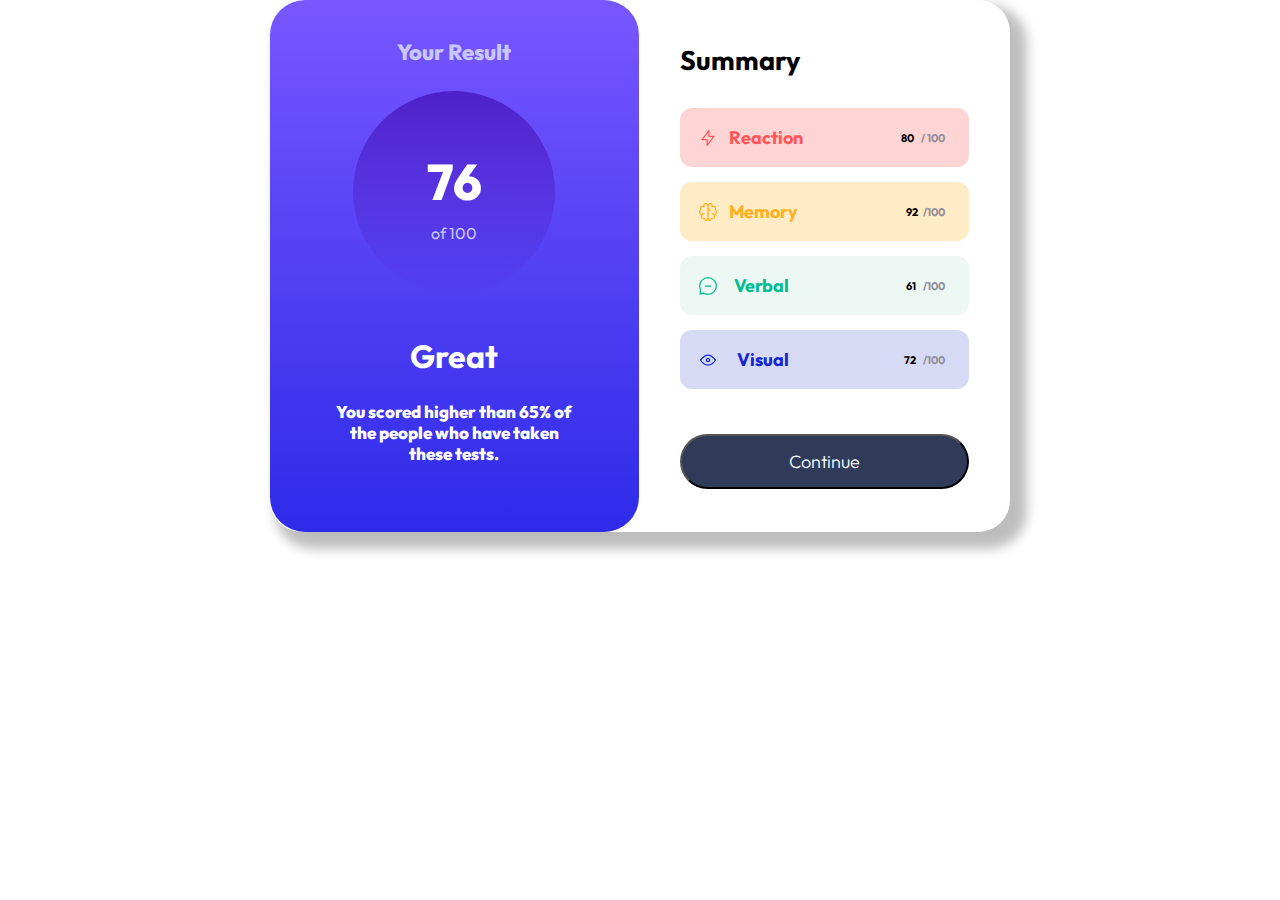
<file: index.html>
<!DOCTYPE html>
<html lang="en">
    <head>
        <meta charset="UTF-8">
        <meta name="viewport" content="width=device-width, initial-scale=1.0">
        <link rel="stylesheet" href="css.css">
        <link rel="preconnect" href="https://fonts.googleapis.com">
        <link rel="preconnect" href="https://fonts.gstatic.com" crossorigin>
        <link href="https://fonts.googleapis.com/css2?family=Outfit:wght@400;700&display=swap" rel="stylesheet">
        <title>Challenges Two</title>
    </head>
    <body>
        <div class="parent">
            <div class="result">
                <div class="top">
                    <h1 id="title">your result</h1>
                    <div class="circle">
                        <div>76</div>
                        <div> of 100</div>
                    </div>
                </div>
                <div class="text">
                    <h1>great</h1>
                    <p>you scored higher than 65% of the people who have taken these tests.</p>
                </div>
            </div>
            <div class="summary">
            <h1>summary</h1>
            <div class="contant">
                <div id="sum-part" style=" background-color: hsla(0, 100%, 67%, 0.26);">  <!-- 1 -->
                    <div class="rec" id="text">
                        <div class="image">
                            <img src="image/icon-reaction.svg" alt="">
                        </div>
                        <p>Reaction </p>
                    </div>
                    <div class="per">
                        <p>80 <span>/ 100</span></p>
                    </div>
                </div>
                <div id="sum-part" style="background-color: hsla(39, 100%, 56%, 0.26);">  <!-- 2 -->
                    <div class="mem" id="text">
                        <div class="image">
                            <img src="image/icon-memory.svg" alt="">
                        </div>
                        <p>Memory</p>
                    </div>
                    <div class="per">
                        <p>92<span>/100</span></p>
                    </div>
                </div>
                <div id="sum-part" style="background-color: hsla(165, 40%, 80%, 0.26);">  <!-- 3 -->
                    <div class="ver" id="text">
                        <div class="image">
                            <img src="image/icon-verbal.svg" alt="">
                        </div>
                        <p>Verbal</p>
                    </div>
                    <div class="per">
                        <p>61 <span>/100</span></p>
                    </div>
                </div>
                <div id="sum-part" style="background-color: hsla(234, 59%, 62%, 0.26);">  <!-- 4 -->
                    <div class="vis" id="text">
                        <div class="image">
                            <img src="image/icon-visual.svg" alt="">
                        </div>
                        <p>Visual</p>
                    </div>
                    <div class="per">
                        <p>72 <span>/100</span></p>
                    </div>
                </div>
            </div>
            <button>Continue</button>
            </div>
        </div>
    </body>
</html>
</file>
<file: css.css>
*{
    font-family: 'Outfit', sans-serif;
}
body{
    margin: unset;
    padding: unset;
}
:root{
    /* icon color */
    --reccolor:hsl(0, 100%, 67%);
    --memory:hsl(39, 100%, 56%);
    --verbal:hsl(166, 100%, 37%);
    --visual:hsl(234, 85%, 45%);
    /* background color */
    --sbackground:hsl(252, 100%, 67%);
    --ebackground:hsl(241, 81%, 54%);
    --scircle: hsla(256, 72%, 46%, 1);
    --ecircle: hsla(241, 72%, 46%, 0);
    /* color of font */
    --White: hsl(0, 0%, 100%);
    --Pale: hsl(221, 100%, 96%);
    --Light : hsl(241, 100%, 89%);
    --buttom : hsl(224, 30%, 27%);
}
.parent{
    width: fit-content;
    height: fit-content;
    border-radius: 32px;
    background: #FFF;
    box-shadow: 11px 11px 12px 6px rgba(0, 0, 0, 0.26);
    margin: auto auto;
    display: flex;
    padding: unset;
}
.parent .result{
    padding: 38px 61px 37.9px 60px;
    border-radius: 35px;
    background: linear-gradient(180deg, var(--sbackground) 0%,var(--ebackground) 100%);
    text-align: center;
    display: flex;
    flex-direction: column;
    align-items: center; 
}
.top{
    display: flex;
    flex-direction: column;
    gap: 25px;
}
#title{
    color: var(--Light);
    text-transform: capitalize;
    font-size: 22px;
    margin: unset;
    font-weight: 800;
}
.circle{
    width: 202px;
    height: 202px;
    border-radius: 50%;
    background: linear-gradient(180deg, var(--scircle) 0%, var(--ecircle) 100%);
    margin: auto;
}
.circle div:first-child{
    color: var(--White);
    text-align: center;
    font-size: 50px;
    font-weight: 800;
    padding-top: 59px;
    padding-bottom: 10px;
}
.circle div:last-child{
    color: var(--Light);
}
.text{
    color: var(--White);
    width: 248px;
    height: fit-content;
}
.text h1{
    margin-top: 43px;
    margin-bottom: 25px;
}
.text p{
    font-size: 17px;
    font-weight: 800;
}
.text h1::first-letter , .text p::first-letter{
text-transform: uppercase;
}
.summary{
    padding:43px 41px;
    width: 289px;
    text-transform: capitalize;
}
.summary h1{
    margin-bottom: 31px;
    margin-top: unset;
    font-size: 27px;
    font-weight:700;
}
.summary .contant{
    display: grid;
    gap: 15px;
}
.summary .contant #sum-part{
    width: 100%;
    height: fit-content;
    border-radius: 12px;
    position: relative;
    font-weight: 700;
    font-size: 18px;
    display: flex;
    align-items: center;
    justify-content: space-between;
}
#text{
    width: 109px;
    display: flex;
    justify-content: space-between;
}
.per{
    margin-right: 24px;
    font-size: 11px; 
    font-weight: 700;
}
#text .image{
    width:20px;
    height:20px;
    margin:auto 11px auto 18px;
}
.rec p{
    color: var(--reccolor);
}
.mem p{
    color: var(--memory);
}
.ver p{
    color: var(--verbal);
}
.vis p{
    color: var(--visual);
}
p span{
    margin-left: 5px;
    color: hsla(256, 5%, 58%, 1);
}
button{
    width: 100%;
    border-radius: 27.5px;
    height: 55px;
    background-color: var(--buttom);
    margin-top: 45px;
    color: var(--White);
    font-weight: 300;
    font-size:18px;
}
button:hover{
    background-color: var(--sbackground);
}
@media (max-width: 400px) {
    .parent{
        flex-direction: column;
    }
    .parent .result{
        border-radius: 0px 0px 30px 30px;
        padding:27.5px 30px ;
    }
}
</file>
